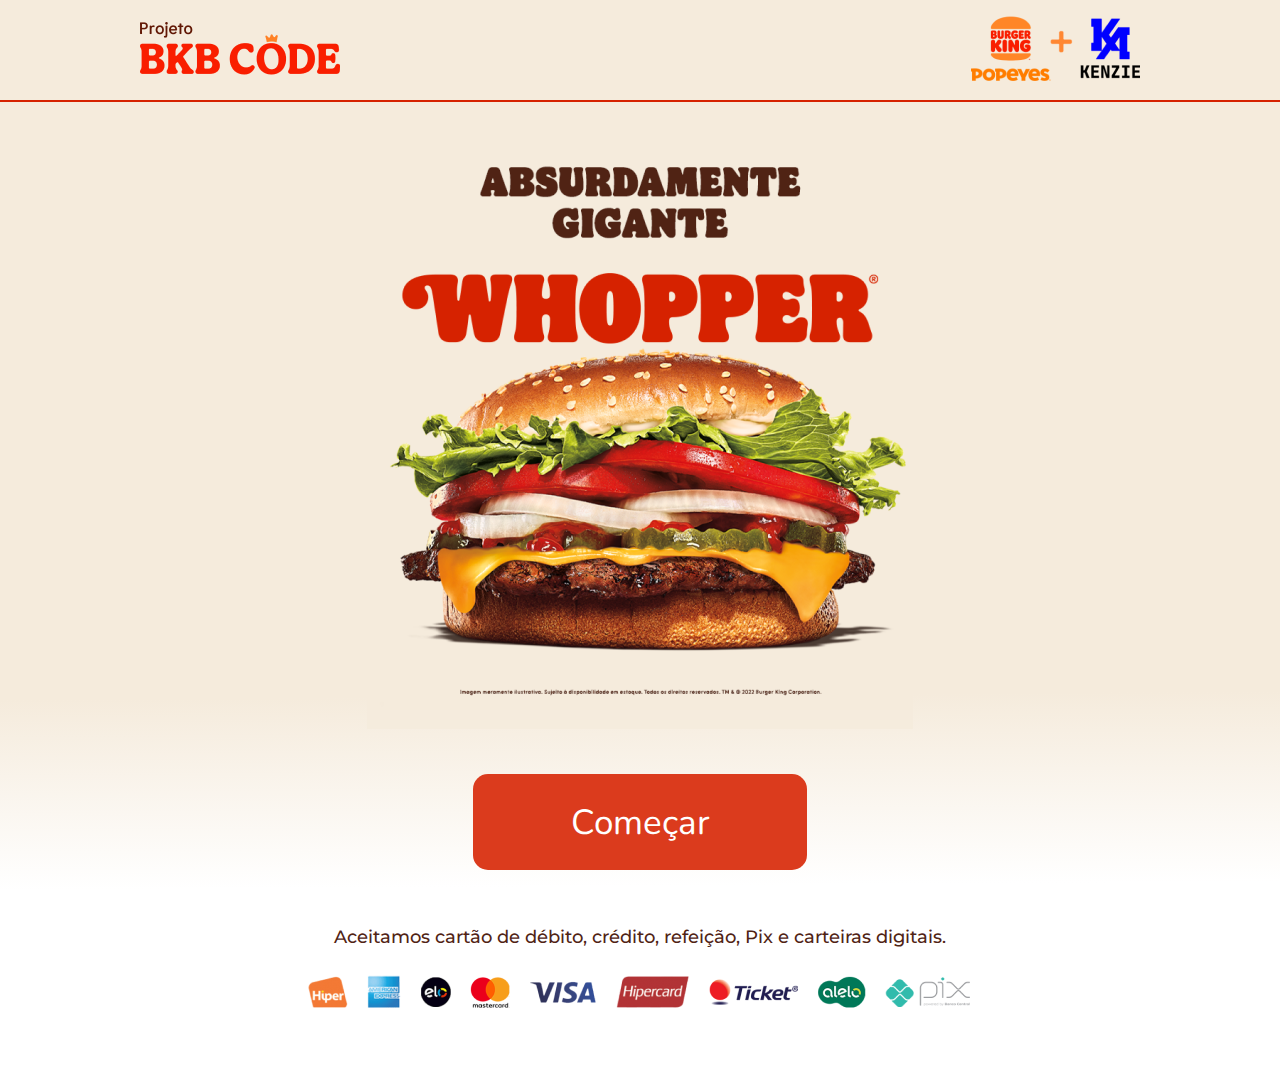
<file: index.html>
<!DOCTYPE html>
<html lang="en">
<head>
    <meta charset="UTF-8">
    <meta http-equiv="X-UA-Compatible" content="IE=edge">
    <meta name="viewport" content="width=device-width, initial-scale=1.0">
    <link rel="stylesheet" href="./css/reset.css">
    <link rel="stylesheet" href="./css/estilo.css">
    <link rel="stylesheet" href="./css/home.css">
    <link rel="preconnect" href="https://fonts.googleapis.com">
    <link rel="preconnect" href="https://fonts.gstatic.com" crossorigin>
    <link href="https://fonts.googleapis.com/css2?family=Nunito:wght@200;400&display=swap" rel="stylesheet"> 
    <link rel="preconnect" href="https://fonts.googleapis.com">
    <link rel="preconnect" href="https://fonts.gstatic.com" crossorigin>
    <link href="https://fonts.googleapis.com/css2?family=Montserrat:wght@500&display=swap" rel="stylesheet"> 
    <link rel="favicon" href="./img/favicon.jpeg">
    <title>Home - BK + Kenzie</title>
</head>
<body>
    <header class="box-header">
        <div class="container">
            <ul class="box-ul-logos">
                <li>
                    <div class="box-header-img">
                        <img src="./img/geral/Projeto BKB Code 1.png" alt="Logo BK CODE">
                    </div>
                </li>
                <li>
                    <div class="box-header-img">
                        <img src="./img/geral/Logos 1.png" alt="Logo BK + Kenzie">
                    </div>
                </li>
            </ul>
        </div>
    </header>

    <main class="corpo-principal">
        <div class="box-principal">
            <ul class="box-ul-principal">
                <li>
                    <div class="banner-whooper">
                        <img src="./img/home/banner-whooper.png" alt="Banner Whooper">
                    </div>
                </li>
                <li>
                    <div class="box-botao-começar">
                        <button class="botao-começar">Começar</button>
                    </div>
                </li>
            </ul>
        </div>

    </main>

    <footer class="rodape">
        <div class="box-rodape">
            <ul class="box-ul-rodape">
                <div class="txt-rodape">
                    <li>
                        <p>Aceitamos cartão de débito, crédito, refeição, Pix e carteiras digitais.</p>
                    </li>
                </div>
                <div class="img-rodape">
                    <li>
                        <img src="./img/geral/Footer_Totem 1.png" alt="Formas de Pagamento">
                    </li>
                </div>
            </ul>
        </div>
    </footer>
    
</body>
</html>
</file>
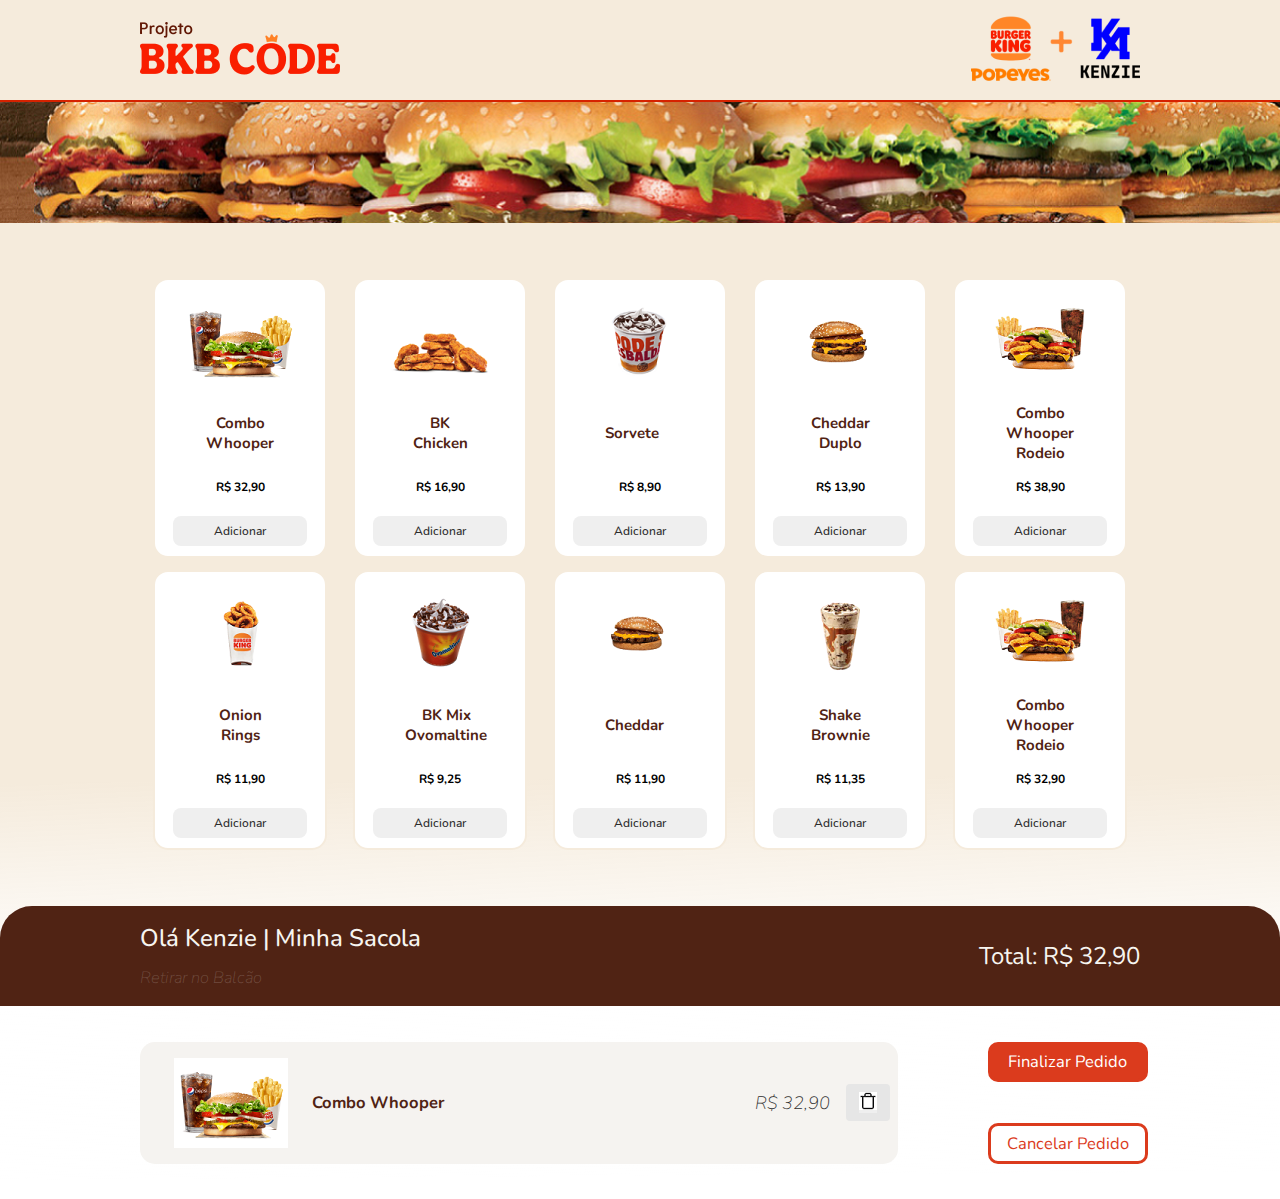
<file: pages/finalizaçao-pedido.html>
<!DOCTYPE html>
<html lang="pt-br">
<head>
    <meta charset="UTF-8">
    <meta http-equiv="X-UA-Compatible" content="IE=edge">
    <meta name="viewport" content="width=device-width, initial-scale=1.0">
    <link rel="stylesheet" href="../css/reset.css">
    <link rel="stylesheet" href="../css/estilo.css">
    <link rel="stylesheet" href="../css/finalizaçao-pedido.css">
    <title>Finalização do Pedido - BK + Kenzie</title>
    <link rel="preconnect" href="https://fonts.googleapis.com">
    <link rel="preconnect" href="https://fonts.gstatic.com" crossorigin>
    <link href="https://fonts.googleapis.com/css2?family=Nunito:ital,wght@0,500;0,700;1,200&display=swap" rel="stylesheet"> 
    <link rel="favicon" href="./img/favicon.jpeg" type="image/x-icon">
</head>
<body>
    <header class="box-header">
        <div class="container">
            <ul class="box-ul-logos">
                <li>
                    <div class="box-header-img">
                        <img src="../img/geral/Projeto BKB Code 1.png" alt="Logo BK CODE">
                    </div>
                </li>
                <li>
                    <div class="box-header-img">
                        <img src="../img/geral/Logos 1.png" alt="Logo BK + Kenzie">
                    </div>
                </li>
            </ul>
        </div>
    </header> 

    <div class="box-banner">
        <img class="banner" src="../img/finalização-pedido/img-redimensionadas/banner_1348.png" alt="Banner-BK">
    </div>

    <main class="corpo-principal">
        <div class="container-escolhas">
            <div class=" box-escolha">

                <div class="box-produto">
                    <img class="img-produto" src="../img/finalização-pedido/img-redimensionadas/combo whooper redimensionado.png" alt="">
                    <div class="box-txt-produto">
                        <p class="txt-produto">Combo Whooper</p>
                    </div>
                    <p class="txt-price">R$ 32,90</p>
                    <button class="add-bu">Adicionar</button>
                </div>

                <div class="box-produto">
                    <img class="img-produto" src="../img/finalização-pedido/img-redimensionadas/chicken redimensionado.png" alt="">
                    <div class="box-txt-produto">
                        <p class="txt-produto">BK Chicken</p>
                    </div>
                    <p class="txt-price">R$ 16,90</p>
                    <button class="add-bu">Adicionar</button>
                </div>

                <div class="box-produto">
                    <img class="img-produto" src="../img/finalização-pedido/img-redimensionadas/sorvete  redimensionado.png" alt="">
                    <div class="box-txt-produto">
                        <p class="txt-produto">Sorvete</p>
                    </div>
                    <p class="txt-price">R$ 8,90</p>
                    <button class="add-bu">Adicionar</button>
                </div>

                <div class="box-produto">
                    <img class="img-produto" src="../img/finalização-pedido/img-redimensionadas/cheddar duplo redimensionado.png" alt="">
                    <div class="box-txt-produto">
                        <p class="txt-produto">Cheddar Duplo</p>
                    </div>
                    <p class="txt-price">R$ 13,90</p>
                    <button class="add-bu">Adicionar</button>
                </div>

                <div class="box-produto">
                    <img class="img-produto" src="../img/finalização-pedido/img-redimensionadas/combo whooper rodeio  redimensionado.png" alt="">
                    <div class="box-txt-produto">
                        <p class="txt-produto">Combo Whooper Rodeio</p>
                    </div>
                    <p class="txt-price">R$ 38,90</p>
                    <button class="add-bu">Adicionar</button>
                </div>

                <div class="box-produto">
                    <img class="img-produto" src="../img/finalização-pedido/img-redimensionadas/onion rings redimensionado.png" alt="">
                    <div class="box-txt-produto">
                        <p class="txt-produto">Onion Rings</p>
                    </div>
                    <p class="txt-price">R$ 11,90</p>
                    <button class="add-bu">Adicionar</button>
                </div>

                <div class="box-produto">
                    <img class="img-produto" src="../img/finalização-pedido/img-redimensionadas/ovomaltine  redimensionado.png" alt="">
                    <div class="box-txt-produto">
                        <p class="txt-produto">BK Mix Ovomaltine</p>
                    </div>
                    <p class="txt-price" >R$ 9,25</p>
                    <button class="add-bu">Adicionar</button>
                </div>

                <div class="box-produto">
                    <img class="img-produto" src="../img/finalização-pedido/img-redimensionadas/cheedar redimensionado.png" alt="">
                    <div class="box-txt-produto">
                        <p class="txt-produto">Cheddar</p>
                    </div>
                    <p class="txt-price">R$ 11,90</p>
                    <button class="add-bu">Adicionar</button>
                </div>

                <div class="box-produto">
                    <img class="img-produto" src="../img/finalização-pedido/img-redimensionadas/shake brownie  redimensionado.png" alt="">
                    <div class="box-txt-produto">
                        <p class="txt-produto">Shake Brownie</p>
                    </div>
                    <p class="txt-price">R$ 11,35</p>
                    <button class="add-bu">Adicionar</button>
                </div>

                <div class="box-produto">
                    <img class="img-produto" src="../img/finalização-pedido/img-redimensionadas/combo whooper rodeio  redimensionado.png" alt="">
                    <div class="box-txt-produto">
                        <p class="txt-produto">Combo Whooper Rodeio</p>
                    </div>
                    <p class="txt-price">R$ 32,90</p>
                    <button class="add-bu">Adicionar</button>
                </div>
            </div>
        </main>

        <div class="minha-sacola">
            <div class="box-minha-sacola">
                <div class="txt-1">
                    <p class="txt-sacola">Olá Kenzie | Minha Sacola</p>
                    <p class="txt-balcao"><em>Retirar no Balcão</em></p>
                </div>
                <div class="txt-2">
                    <p class="txt-total">Total: R$ 32,90</p>
                </div>
            </div>
        </div>

        <footer class="rodape">
            <div class="finalizar-pedido">
                <div class="box-pedido-final">
                    <div class="coluna-direita">
                        <img class="img-pedido-final" src="../img/finalização-pedido/img-redimensionadas/combo whooper redimensionado.png" alt="">
                        <p class="produto-pedido-final">Combo Whooper</p>
                    </div>
                    <div class="coluna-esquerda">
                        <p class="price-pedido-final">R$ 32,90</p>
                        <div class="box-excluir-pedido">
                            <button class="botao-excluir-produto"><img class="excluir-pedido" src="../img/finalização-pedido/img-redimensionadas/trash redimensionado.png" alt=""></button>
                        </div>
                    </div>
                </div>
                <div class="box-botoes-pedido">
                    <button class="botao-pedido-finalizar">Finalizar Pedido</button>
                    <button class="botao-pedido-cancelar">Cancelar Pedido</button>
                </div>
            </div>
        </footer>
         


</body>
</html>
</file>
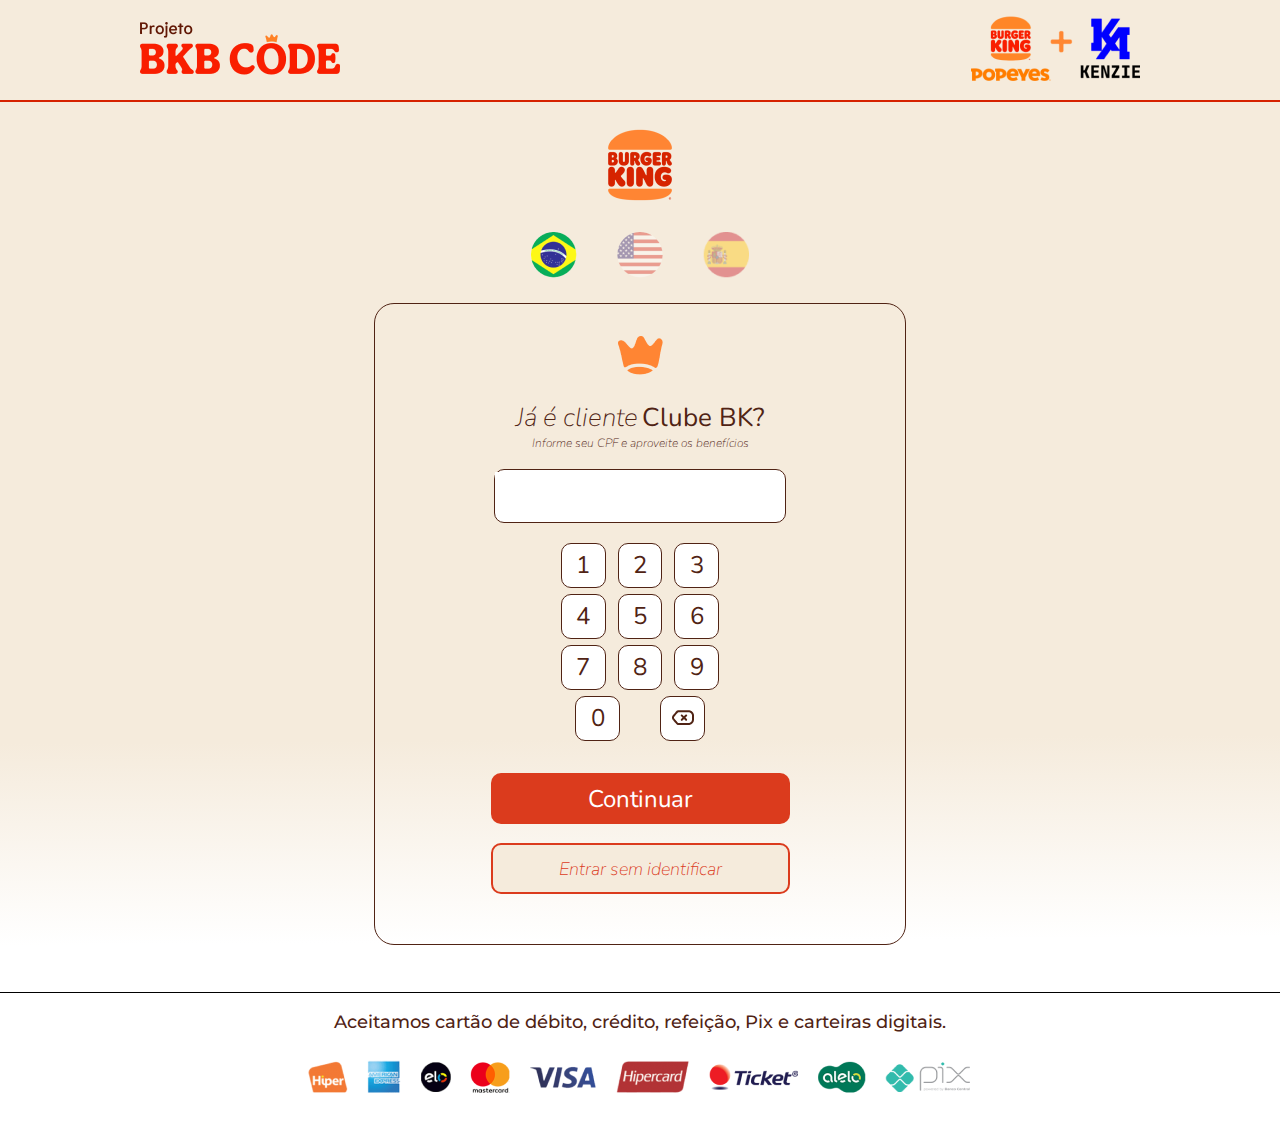
<file: pages/pedido.html>
<!DOCTYPE html>
<html lang="en">
<head>
    <meta charset="UTF-8">
    <meta http-equiv="X-UA-Compatible" content="IE=edge">
    <meta name="viewport" content="width=device-width, initial-scale=1.0">
    <link rel="stylesheet" href="../css/reset.css">
    <link rel="stylesheet" href="../css/estilo.css">
    <link rel="stylesheet" href="../css/pedido.css">
    <link rel="preconnect" href="https://fonts.googleapis.com">
    <link rel="preconnect" href="https://fonts.gstatic.com" crossorigin>
    <link href="https://fonts.googleapis.com/css2?family=Nunito:wght@200;400&display=swap" rel="stylesheet"> 
    <link rel="preconnect" href="https://fonts.googleapis.com">
    <link rel="preconnect" href="https://fonts.gstatic.com" crossorigin>
    <link href="https://fonts.googleapis.com/css2?family=Montserrat:wght@500&display=swap" rel="stylesheet">
    <link rel="favicon" href="./img/favicon.jpeg" type="image/x-icon">
    <title>Pedido - BK + Kenzie</title>
</head>
<body>
    <header class="box-header">
        <div class="container">
            <ul class="box-ul-logos">
                <li>
                    <div class="box-header-img">
                        <img src="../img/geral/Projeto BKB Code 1.png" alt="Logo BK CODE">
                    </div>
                </li>
                <li>
                    <div class="box-header-img">
                        <img src="../img/geral/Logos 1.png" alt="Logo BK + Kenzie">
                    </div>
                </li>
            </ul>
        </div>
    </header>

    <main class="corpo-principal">
         <div class="box-logo-bandeiras">
            <ul class="box-ul-logo-bandeiras">

                <li>
                    <div class="img-logo">
                        <img src="../img/pedido/BK_LOGO_PRIMARY_®_ST_RGB 1.png" alt="Coroa BK">
                    </div>
                </li>

                <ul class="box-bandeiras">
                    <li>
                        <div class="br">
                            <img src="../img/pedido/bandeira brasil.png" alt="Bandeira Brasil">
                        </div>
                    </li>
                    <li>
                        <div class="eua">
                            <img src="../img/pedido/bandeira eua.png" alt="Bandeira EUA">
                        </div>
                    </li>
                    <li>
                        <div class="spain">
                            <img src="../img/pedido/bandeira espanha.png" alt="Bandeira Espanha">
                        </div>
                    </li>
                </ul>

            </ul>
         </div>

         <section class="acesso-cpf">
            <div class="box-acesso-cpf">
                <div class="img-coroa">
                    <img src="../img/pedido/CoroaBK 1.png" alt="Coroa BK">
                </div>
                <div class="txt-acesso-cpf">
                    <p class="txt-cliente"><em>Já é cliente</em> <strong>Clube BK?</strong></p>
                    <p class="txt-informe"><em>Informe seu CPF e aproveite os benefícios</em></p>
                </div>

                <div class="botao-digite-cpf">
                    <input  type="text" inputmode="numeric">
                </div>

                <div class="box-botoes">
                    <ul class="box-ul-botoes">
                        <li>
                            <button class="n-botao">1</button>
                        </li>
                        <li>
                            <button class="n-botao">2</button>
                        </li>
                        <li>
                            <button class="n-botao">3</button>
                        </li>
                        <li>
                            <button class="n-botao">4</button>
                        </li>
                        <li>
                            <button class="n-botao">5</button>
                        </li>
                        <li>
                            <button class="n-botao">6</button>
                        </li>
                        <li>
                            <button class="n-botao">7</button>
                        </li>
                        <li>
                            <button class="n-botao">8</button>
                        </li>
                        <li>
                            <button class="n-botao">9</button>
                        </li>
                        <li>
                            <button class="n-botao">0</button>
                        </li>
          
                        <button class="n-botao">
                            <img src="../img/pedido/vector-excluir.png" alt="Botão Excluir">
                        </button>
                    </ul>
                </div>
                <div class="box-botao-continuar">
                    <button class="continue">Continuar</button>
                </div>

                <div class="box-botao-wo-identify">
                    <button class="wo-identify"><em>Entrar sem identificar</em></button>
                </div>

            </div>
        </section>
    </main>

    <footer class="rodape">
        <div class="box-rodape">
            <ul class="box-ul-rodape">
                <div class="txt-rodape">
                    <li>
                        <p>Aceitamos cartão de débito, crédito, refeição, Pix e carteiras digitais.</p>
                    </li>
                </div>
                <div class="img-rodape">
                    <li>
                        <img src="../img/geral/Footer_Totem 1.png" alt="Formas de Pagamento">
                    </li>
                </div>
            </ul>
        </div>
    </footer>
    
</body>
</html>
</file>
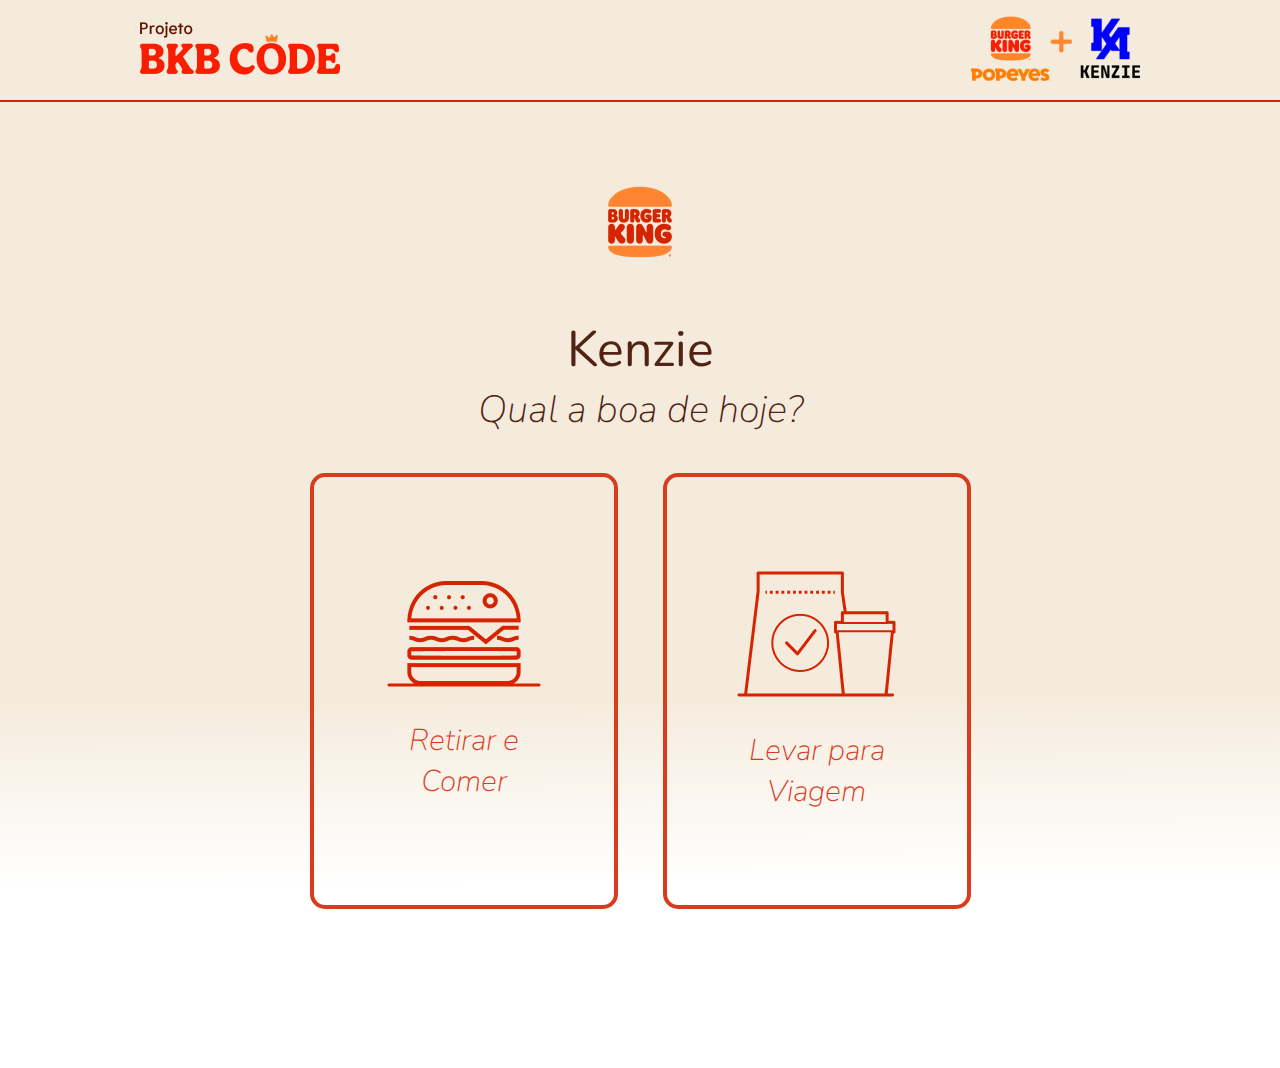
<file: pages/retirarviagem.html>
<!DOCTYPE html>
<html lang="pt-br">
<head>
    <meta charset="UTF-8">
    <meta http-equiv="X-UA-Compatible" content="IE=edge">
    <meta name="viewport" content="width=device-width, initial-scale=1.0">
    <title>Retirada ou Viagem - BK + Kenzie</title>
    <link rel="stylesheet" href="../css/reset.css">
    <link rel="stylesheet" href="../css/estilo.css">
    <link rel="stylesheet" href="../css/retirarviagem.css">
    <link rel="preconnect" href="https://fonts.googleapis.com">
    <link rel="preconnect" href="https://fonts.gstatic.com" crossorigin>
    <link href="https://fonts.googleapis.com/css2?family=Nunito:ital,wght@1,200&display=swap" rel="stylesheet"> 
    <link rel="preconnect" href="https://fonts.googleapis.com">
    <link rel="preconnect" href="https://fonts.gstatic.com" crossorigin>
    <link href="https://fonts.googleapis.com/css2?family=Montserrat:wght@500&display=swap" rel="stylesheet">
    <link rel="favicon" href="./img/favicon.jpeg" type="image/x-icon">
</head>
<body>
    <header class="box-header">
        <div class="container">
            <ul class="box-ul-logos">
                <li>
                    <div class="box-header-img">
                        <img src="../img/geral/Projeto BKB Code 1.png" alt="Logo BK CODE">
                    </div>
                </li>
                <li>
                    <div class="box-header-img">
                        <img src="../img/geral/Logos 1.png" alt="Logo BK + Kenzie">
                    </div>
                </li>
            </ul>
        </div>
    </header>

    <main class="corpo-principal">
        <section class="parte-1">
            <div class="box-logo">
                <img class="logo-bk" src="../img/geral/BK_LOGO_PRIMARY_®_ST_RGB 1.png" alt="Logo BK">
            </div>

            <div class="box-txt">
                <p class="txt-1">Kenzie</p>
                <p class="txt-2"><em>Qual a boa de hoje?</em></p>
            </div>
        </section>

        <section class="parte-2">
            <div class="box-opçao">
                <div class="box-retirada">
                    <div class="box-img">
                        <img class="vetor hamburg" src="../img/retirada/vector_hamburguer.png" alt="Imagem vector_hamburguer">
                    </div>
                    <div class="box-txt-opçao retirada">
                        <p class="txt-opçao"><em> Retirar e Comer</em></p>
                    </div>
                </div>
            </div>
            <div class="box-opçao">
                <div class="box-viagem">
                    <div class="box-img">
                        <img class="vetor viagem" src="../img/retirada//vector_viagem.png" alt="Imagem vector_hamburguer">
                    </div>
                    <div class="box-txt-opçao viagem">
                        <p class="txt-opçao"><em> Levar para Viagem</em></p>
                    </div>
                </div>
            </div>
        </section>
    </main>
    
</body>
</html>
</file>
<file: css/estilo.css>
/* Estilos Gerais */
body {
    background: linear-gradient(179.61deg, #F5EBDC 64.82%, rgba(245, 235, 220, 0) 82.47%, #FFFFFF 97.72%);

}

/* Header */
.box-header {
    width: 100%;
    border-bottom: 2px solid rgba(214, 34, 0, 1) ;
}

.container {
    width: 1000px;
    height: 100px;
    border-radius: 2px solid red;
    display: flex;
    margin: 0 auto;
    justify-items: center;
}

.box-ul-logos {
    width: 1000px;
    margin: 0 auto;
    display: flex;
    justify-content: space-between;
    align-items: center;
}
</file>
<file: css/home.css>
/* Main */

.corpo-principal .box-principal {
    margin-top: 41px;
}

.corpo-principal .box-principal .box-ul-principal {
    display: flex;
    flex-direction: column;
    align-items: center;
}

.corpo-principal .box-principal .box-ul-principal .banner-whooper {
    margin-bottom: 41px;
}

.corpo-principal .box-principal .box-ul-principal .botao-começar {
    width: 333.5px;
    height: 96px;
    background-color: rgba(219, 59, 29, 1);
    border-radius: 15px;
    font-family: Nunito;
    font-size: 35px;
    font-weight: 400;
    text-align: center;
    color: #fff;
    margin-bottom: 56px;
    transition: 0.3s;
}

.corpo-principal .box-principal .box-ul-principal .botao-começar:hover {
    border: 2px solid #502314;
    color: #502314;
    width: 338.5px;
 
}

/* Rodape */
.box-rodape {
    display: flex;
    justify-content: center;
    align-items: center;
}

.box-rodape .box-ul-rodape .txt-rodape {
    text-align: center;
    font-family: 'Montserrat';
    font-weight: 500;
    font-size: 18px;
    color: #502314;
    margin-bottom: 18px;
}

.box-rodape .box-ul-rodape .img-rodape {
    margin-bottom: 46px;
}
</file>
<file: css/finalizaçao-pedido.css>
/* Banner */
.box-banner {
    display: flex;
    justify-content: flex;
    align-items: center;
}

/* Area dos produtos */
.corpo-principal {
    margin-top: 55px;
}

 .container-escolhas {
    width: 1000px;
    margin:0 auto;
    display: flex;
    justify-content: center;
    align-items: center;
    

}
.box-escolha {
    display: flex;
    align-items: center;
    flex-wrap: wrap;
    justify-content: space-around;
    
} 

.box-escolha .box-produto {
    width: 174.75px;
    height: 280px;
    background: #FFFFFF;
     border: 2px solid #F5EBDC;
    border-radius: 15px;
    display: flex;
    flex-direction: column;
    justify-content: flex-start;
    align-items: center; 
    flex-wrap: wrap;
    margin-bottom: 12px;    
}

.box-escolha .box-produto:hover {
    border: 2px solid #e2d2cd;
}

 .box-escolha .box-produto .img-produto {
    margin-top: 16.5px;
 }
 
.box-escolha .box-produto .txt-produto  {   
    font-family: 'Nunito';
    font-weight: 700;
    font-size: 15px;
    color: #502314;
}

.box-escolha .box-produto .box-txt-produto {
    height: 50px;
    width: 70px;
    display: flex;
    align-items: center;
    text-align: center;
    margin-top: 21px;
}

.box-escolha .box-produto .txt-price {       
    font-family: 'Nunito';
    font-weight: 700;
    font-size: 12px;
    color: #000000;
    margin-top: 21px;    
}

.box-escolha .box-produto .add-bu {
    margin-top: 21px; 
    height: 30.7px;
    width: 133.4px;
    border-radius: 8px;
    font-family: 'Nunito';
    font-weight: 500;
    font-size: 12px;
    color: #2D2D2D;
    transition: 0.2s;
}

.box-escolha .box-produto .add-bu:hover {
background-color: rgba(255, 134, 39, 1);
color: #ffffff;
}

/* Minha Sacola */
.minha-sacola {
    width: 100%;
    height: 100px;
    background: #502314;
    border-radius: 32px 32px 0px 0px;
    margin-top: 43.5px;
}

.minha-sacola .box-minha-sacola {
    width: 1000px;
    height: 100px;
    display: flex;
    margin: 0 auto;
    justify-content: space-between;
    align-items: center;
}

.minha-sacola .box-minha-sacola .txt-1 .txt-sacola {
    font-family: 'Nunito';
    font-weight: 500;
    font-size: 24px;
    color: #F7F5F0;
    margin-bottom: 12px;
}

.minha-sacola .box-minha-sacola .txt-1 .txt-balcao em {
    font-family: 'Nunito';
    font-weight: 200;
    font-size: 16.5px;
    color: #f7f5f034;
    margin-bottom: 1px;
    transition: 0.2s;
}

.minha-sacola .box-minha-sacola .txt-1 .txt-balcao em:hover {
    border: 2px solid #DB3B1D;
    color: #DB3B1D;  
    background: #F5EBDC; 
    border-radius: 10px;
    padding:0 5px;

}

.minha-sacola .box-minha-sacola .txt-2 .txt-total {
    font-family: 'Nunito';
    font-style: normal;
    font-weight: 400;
    font-size: 24px;
    color: #F7F5F0;
}

/* Area de Finalizar Pedido */
.finalizar-pedido {
    width: 1000px;
    height: 122.25px;
    margin: 0 auto;
    margin-top: 36px;
    display: flex;
    flex-direction: row;
    margin-bottom: 35.25px;
}

.finalizar-pedido .box-pedido-final {
    width: 798px;
    height: 122.25px;
    display: flex;
    flex-direction: row;
    align-items: center; 
    background: #F5F3F0;
    border-radius: 15px;
    transition: 0.2s;
}

.finalizar-pedido .box-pedido-final:hover {
    background: #ddd4c5;
}


.finalizar-pedido .box-pedido-final .coluna-direita {
    margin-left: 33.75px;
    width: 270px;
    display: flex;
    flex-direction: row;
    align-items: center;
    justify-content: space-between;
}

.finalizar-pedido .box-pedido-final .coluna-direita .produto-pedido-final {
    font-family: 'Nunito';
    font-weight: 700;
    font-size: 16.5px;
    color: #502314;
}

.finalizar-pedido .box-pedido-final .coluna-esquerda {
    margin-left: 303.75px;
    width: 150px;
    display: flex;
    flex-direction: row;
    align-items: center;
    justify-content: space-around;
}

.finalizar-pedido .box-pedido-final .coluna-esquerda .price-pedido-final{
    font-family: 'Nunito', sans-serif;
    font-style: italic;
    font-weight: 200;
    font-size: 18px;
    color: #2D2D2D;
}

.finalizar-pedido .box-pedido-final .box-excluir-pedido {
    width: 43.8px;
    height: 37.4px;
    background: #E6E6E6;
    border-radius: 4px;
    display: flex;
    align-items: center;
    justify-content: center;
}


.finalizar-pedido .box-pedido-final .box-excluir-pedido:hover {
    border: 2px solid #502314;
}


.finalizar-pedido .box-botoes-pedido {
    width: 202px;
    display: flex;
    flex-direction: column;
    justify-content: space-between;
    margin-left: 90px;
}

.finalizar-pedido .box-botoes-pedido .botao-pedido-finalizar,.botao-pedido-cancelar {
    width: 160px;
    height: 40.9px;
    border: 3px solid #DB3B1D;
    border-radius: 10px;
    font-family: 'Nunito';
    font-weight: 400;
    font-size: 16.5px;
}

.finalizar-pedido .box-botoes-pedido .botao-pedido-finalizar {
    background: #DB3B1D;
    color: #FFFFFF;
    transition: 0.2s;
}

.finalizar-pedido .box-botoes-pedido .botao-pedido-finalizar:hover {
    border: 2px solid #502314;
    color: #502314;
}

.finalizar-pedido .box-botoes-pedido .botao-pedido-cancelar {
    color: #DB3B1D;
    background: #FFFFFF;
    transition: 0.2s;
}

.finalizar-pedido .box-botoes-pedido .botao-pedido-cancelar:hover {
    border: 2px solid #502314;
    color: #502314;   
    background: #F5EBDC; 
}
</file>
<file: css/pedido.css>
/* Main */
.box-logo-bandeiras .box-ul-logo-bandeiras {
    display: flex;
    justify-content: center;
    align-items: center;
    flex-direction: column;
    margin-bottom: 21px;
}

.box-bandeiras {
    display: flex;
    flex-direction: row;
    gap: 40px;
}

.acesso-cpf {
    display: flex;
    justify-content: center;
    align-items: center;
}

.box-acesso-cpf {
    width: 532px;
    height: 642px;
    border: 1px solid rgba(80, 35, 20, 1);
    border-radius: 20px;
    display: flex;
    flex-direction: column;
    align-items: center;
}

.box-acesso-cpf .img-coroa {
    margin: 32px 0 21px 0;
}

.box-acesso-cpf .txt-acesso-cpf {
    text-align: center;
}

.box-acesso-cpf .txt-acesso-cpf .txt-cliente em {
    font-family: 'Nunito';
    font-weight: 200;
    font-size: 26px;
    color: #502314;
}

.box-acesso-cpf .txt-acesso-cpf .txt-cliente strong {   
    font-family: 'Nunito';
    font-weight: 400;
    font-size: 26px;
    color: #502314; 
    margin-bottom: 5px; 
}

.box-acesso-cpf .txt-acesso-cpf .txt-informe {
    font-family: 'Nunito';
    font-weight: 200;
    font-size: 12px;
    color: #502314;
    margin-bottom: 18px;
}

/* Box Botoes Numeros*/
.box-acesso-cpf .botao-digite-cpf {
    width: 291.89px;
    height: 66.95px;
    background: #FFFFFF;
    border: 1px solid #502314;
    border-radius: 10px;
 }

.box-acesso-cpf .box-botoes .box-ul-botoes {
    width: 170px;
    height: 204px;
    display: flex;
    justify-content: space-around;
    align-items: center;
    flex-wrap: wrap;
    margin-top:17px
}


.box-acesso-cpf .box-botoes .box-ul-botoes .n-botao{
    width: 44.63px;
    height: 44.63px;
    background: #FFFFFF;
    border: 1px solid #502314;
    border-radius: 10px;
    font-family: 'Nunito';
    font-weight: 400;
    font-size: 24px;
    color: #502314;
}

.box-acesso-cpf .box-botoes .box-ul-botoes .n-botao:hover {
    border: 3px solid #502314;
    font-weight: 700;
}

/* Botoes Acesso */
.box-acesso-cpf .box-botao-continuar .continue {
    width: 299px;
    height: 50.88px;
    background: #DB3B1D;
    border-radius: 10px;
    text-align: center;
    font-family: 'Nunito';
    font-weight: 400;
    font-size: 24px;
    color: #FFFFFF;
    margin-bottom: 19.2px;
    margin-top: 29.2px;
    transition: 0.3s;
}

.box-acesso-cpf .box-botao-continuar .continue:hover {
    border: 2px solid #502314;
    color: #502314;
    width: 304px;
}


.box-acesso-cpf .box-botao-wo-identify .wo-identify {
    width: 299px;
    height: 50.88px;
    background: #F5EBDC;
    border: 2px solid #DB3B1D;
    border-radius: 10px;
    font-family: 'Nunito';
    font-weight: 200;
    font-size: 18px;
    color: #DB3B1D;
    margin-bottom: 50px;
    transition: 0.3s;
}

.box-acesso-cpf .box-botao-wo-identify .wo-identify:hover {
    border: 2px solid #502314;
    color: #502314;
    font-size: 20px;
    width: 304px;
}

/* Rodape */
.box-rodape {
    display: flex;
    justify-content: center;
    align-items: center;
    margin-top: 47px;
    border-top: 1px solid black;
    background-color: #fff;
}

.box-rodape .box-ul-rodape .txt-rodape {
    text-align: center;
    font-family: 'Montserrat';
    font-weight: 500;
    font-size: 18px;
    color: #502314;
    margin-bottom: 18px;
    margin-top: 18px;
}

.box-rodape .box-ul-rodape .img-rodape {
    margin-bottom: 28px;
}
</file>
<file: css/retirarviagem.css>
/* Area seção 1 */
.parte-1 {
    display: flex;
    justify-content: center;
    align-items: center;
    flex-direction: column;
}

.parte-1 .box-logo {
    margin: 57px 0 27px 0;
}

.parte-1 .box-txt {
    width: 389px;
    height: 116px;
    text-align: center;
    margin-bottom: 41px;
}

.parte-1 .box-txt .txt-1 {    
    font-family: 'Nunito';
    font-weight: 400;
    font-size: 50px;
    line-height: 68px;
    color: #502314;
}

.parte-1 .box-txt .txt-2 {
    font-family: 'Nunito';
    font-weight: 200;
    font-size: 38px;
    line-height: 52px;
    color: #502314;
}

/* Area Box Retirada ou Viagem */

.parte-2 {
    display: flex;
    justify-content: center;
    align-items: center;
    gap: 45px;
}

.parte-2 .box-opçao {
    height: 436px;
    width: 308px;
    border-radius: 15px;
    border: 4px solid #DB3B1D;
    border-radius: 15px;
    display: flex;
    justify-content: center;
    align-items: center;
    margin-bottom: 159px;
    transition: 0.5s;
}

.parte-2 .box-opçao:hover {
    height: 466px;
    width: 338px; 
    background-color: rgba(255, 134, 39, 1);
}


.parte-2 .box-opçao:hover .txt-opçao{
    color: #fff;
}

.parte-2 .box-opçao .box-retirada, .box-viagem {
    display: flex;
    justify-content: center;
    align-items: center;
    flex-direction: column;
}

.parte-2 .box-opçao .box-txt-opçao {
    width: 199px;
    height: 82px;
    margin-top: 29px;
    text-align: center;
    border-radius: 20px;
    transition: 0.1s;
}

.parte-2 .box-opçao .box-txt-opçao:hover {
    border: 2px solid #DB3B1D;
    border-radius: 20px;
    background-color: #f3ebe9;
    /* width: 210px;        */
}

.parte-2 .box-opçao .txt-opçao {
    font-family: 'Nunito';
    font-weight: 200;
    font-size: 30px;
    color: #DB3B1D;
}

.parte-2 .box-opçao .txt-opçao:hover {
    color: #DB3B1D;
    font-weight: 400;
}
</file>
